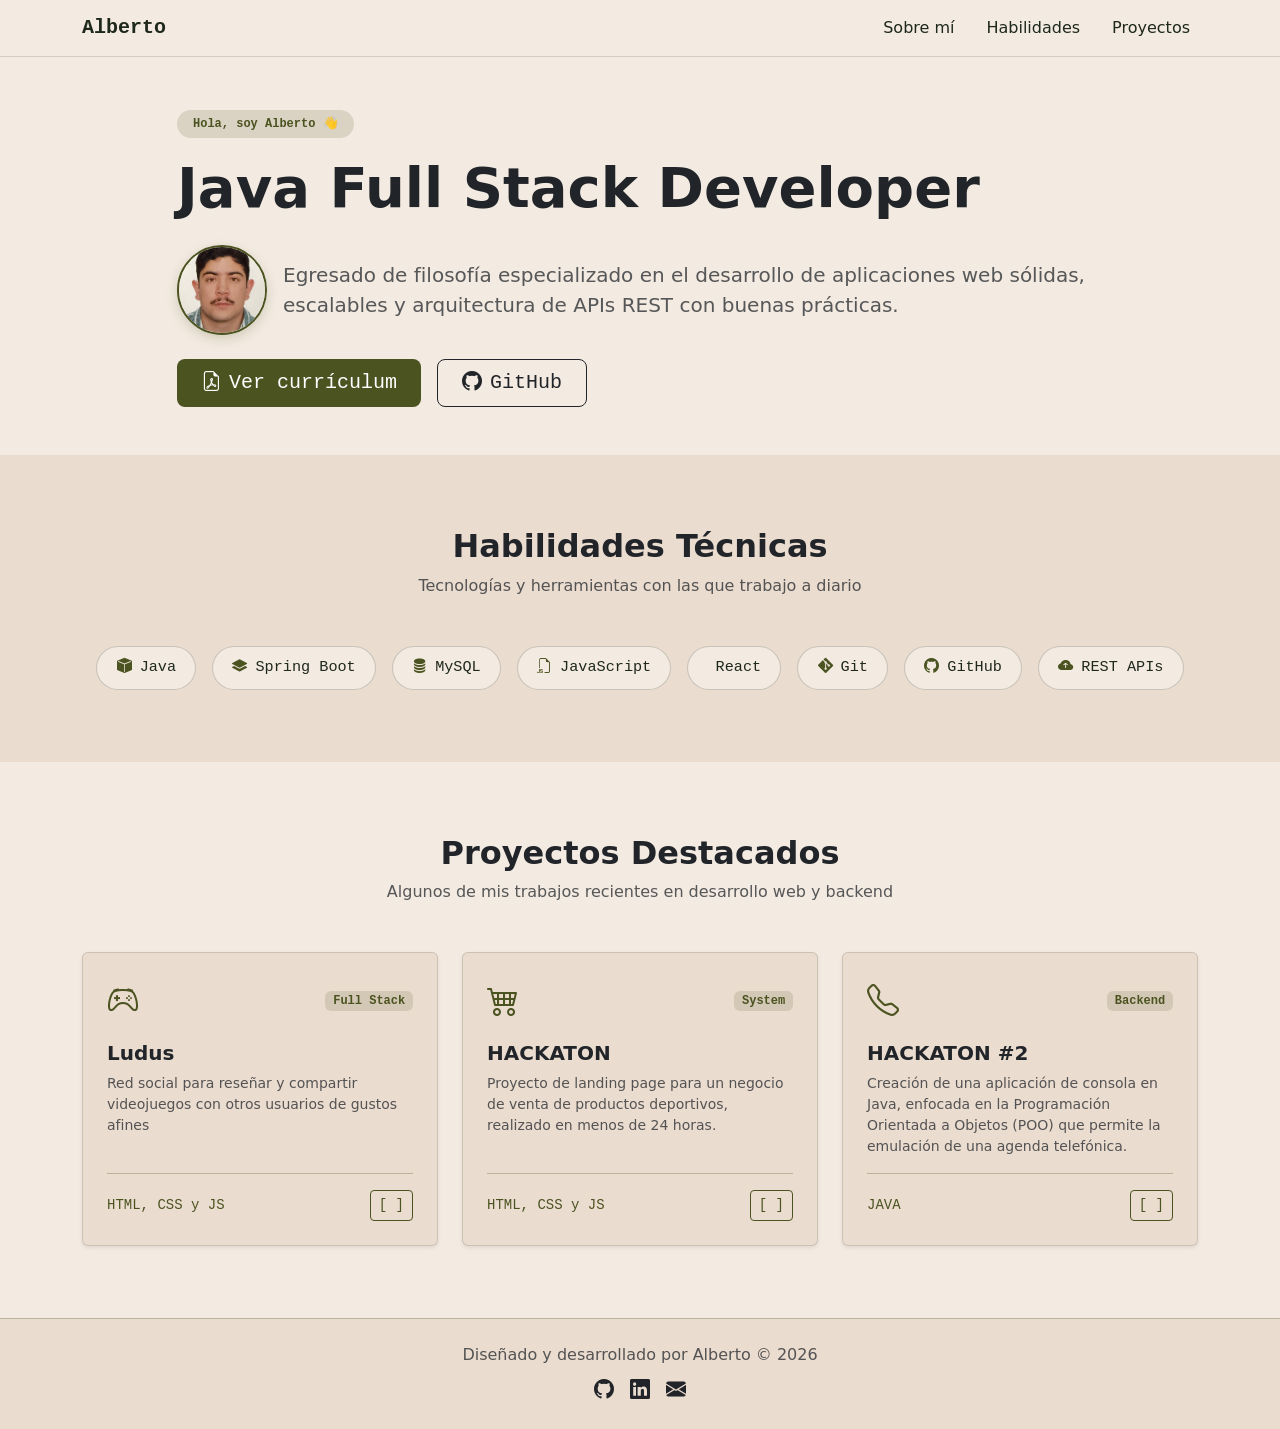
<file: index.html>
<!DOCTYPE html>
<html lang="es">
<head>
  <meta charset="UTF-8">
  <meta name="viewport" content="width=device-width, initial-scale=1.0">
  <title>Alberto | Java Full Stack Developer</title>
  
  <!-- Bootstrap 5 CSS -->
  <link href="https://cdn.jsdelivr.net/npm/bootstrap@5.3.3/dist/css/bootstrap.min.css" rel="stylesheet">
  <!-- Bootstrap Icons -->
  <link rel="stylesheet" href="https://cdn.jsdelivr.net/npm/bootstrap-icons@1.11.3/font/bootstrap-icons.min.css">
  
  <link rel="stylesheet" href="styleshome.css">
</head>
<body>

  <!-- Navegación Fija Responsiva -->
  <nav class="navbar navbar-expand-lg navbar-dark fixed-top bg-dark-glass">
    <div class="container">
      <a class="navbar-brand fw-bold font-code" href="#">Alberto</a>
      
      <!-- Menú hamburguesa (visible solo en móviles/tablets) -->
      <button class="navbar-toggler d-lg-none" type="button" data-bs-toggle="collapse" data-bs-target="#navbarNav" aria-controls="navbarNav" aria-expanded="false" aria-label="Toggle navigation">
        <span class="navbar-toggler-icon"></span>
      </button>

      <!-- Enlaces visibles directamente en PC y colapsables en móviles -->
      <div class="collapse navbar-collapse justify-content-end" id="navbarNav">
        <ul class="navbar-nav gap-2 gap-lg-3 align-items-lg-center pt-3 pt-lg-0">
          <li class="nav-item"><a class="nav-link" href="#sobre-mi">Sobre mí</a></li>
          <li class="nav-item"><a class="nav-link" href="#habilidades">Habilidades</a></li>
          <li class="nav-item"><a class="nav-link" href="proyectos.html">Proyectos</a></li>
          </li>
        </ul>
      </div>
    </div>
  </nav>

  <!-- Hero / Presentación -->
  <section id="sobre-mi" class="hero-section">
    <div class="container">
      <div class="row justify-content-center">
        <div class="col-lg-10">
          
          <span class="badge bg-green-subtle text-green mb-3 px-3 py-2 rounded-pill font-code">
            Hola, soy Alberto 👋
          </span>
          
          <h1 class="display-4 fw-bold text-dark mb-4">
            Java Full Stack Developer
          </h1>

          <!-- Foto de perfil pequeña al lado del texto -->
          <div class="d-flex align-items-center gap-3 mb-4 flex-wrap flex-sm-nowrap">
            <img src="./albertano.jpg" 
                 alt="Foto de perfil de Alberto" 
                 class="img-fluid rounded-circle profile-img flex-shrink-0">

            <p class="lead text-muted mb-0 fs-5">
              Egresado de filosofía especializado en el desarrollo de aplicaciones web sólidas, escalables y arquitectura de APIs REST con buenas prácticas.
            </p>
          </div>

          <!-- Botones de Acción (Se corrigió la etiqueta <div> faltante) -->
          <div class="d-flex flex-wrap gap-3">
            <button id="btnVerCv" class="btn btn-green btn-lg px-4 font-code" type="button">
              <i class="bi bi-file-earmark-pdf me-2"></i>Ver currículum
            </button>
            <a href="https://github.com/albertob2003?tab=repositories" target="_blank" class="btn btn-outline-dark btn-lg px-4 font-code">
              <i class="bi bi-github me-2"></i>GitHub
            </a>
          </div>

        </div>
      </div>
    </div>
  </section>

  <!-- Sección Habilidades -->
  <section id="habilidades" class="py-5 bg-darker">
    <div class="container py-4">
      <div class="text-center mb-5">
        <h2 class="fw-bold text-dark mb-2">Habilidades Técnicas</h2>
        <p class="text-muted">Tecnologías y herramientas con las que trabajo a diario</p>
      </div>

      <div class="row g-3 justify-content-center">
        <div class="col-auto"><div class="skill-card font-code"><i class="bi bi-box-fill text-green me-2"></i>Java</div></div>
        <div class="col-auto"><div class="skill-card font-code"><i class="bi bi-layers-fill text-green me-2"></i>Spring Boot</div></div>
        <div class="col-auto"><div class="skill-card font-code"><i class="bi bi-database-fill text-green me-2"></i>MySQL</div></div>
        <div class="col-auto"><div class="skill-card font-code"><i class="bi bi-filetype-js text-green me-2"></i>JavaScript</div></div>
        <div class="col-auto"><div class="skill-card font-code"><i class="bi bi-react text-green me-2"></i>React</div></div>
        <div class="col-auto"><div class="skill-card font-code"><i class="bi bi-git text-green me-2"></i>Git</div></div>
        <div class="col-auto"><div class="skill-card font-code"><i class="bi bi-github text-green me-2"></i>GitHub</div></div>
        <div class="col-auto"><div class="skill-card font-code"><i class="bi bi-cloud-arrow-up-fill text-green me-2"></i>REST APIs</div></div>
      </div>
    </div>
  </section>

  <!-- Sección Proyectos -->
  <section id="proyectos" class="py-5">
    <div class="container py-4">
      <div class="text-center mb-5">
        <h2 class="fw-bold text-dark mb-2">Proyectos Destacados</h2>
        <p class="text-muted">Algunos de mis trabajos recientes en desarrollo web y backend</p>
      </div>

      <div class="row g-4">
        
        <!-- Proyecto 1 -->
        <div class="col-md-4">
          <div class="card project-card h-100 bg-darker border-0 shadow-sm">
            <div class="card-body p-4 d-flex flex-column justify-content-between">
              <div>
                <div class="d-flex justify-content-between align-items-center mb-3">
                  <i class="bi bi-controller fs-2 text-green"></i>
                  <span class="badge bg-green-subtle text-green font-code">Full Stack</span>
                </div>
                <h3 class="h5 card-title fw-bold mb-2 text-dark">Ludus</h3>
                <p class="card-text text-muted small">
                  Red social para reseñar y compartir videojuegos con otros usuarios de gustos afines
                </p>
              </div>
              <div class="pt-3 border-top border-green-subtle d-flex justify-content-between align-items-center mt-3">
                <span class="font-code small text-green">HTML, CSS y JS</span>
                <a href="#" class="btn btn-sm btn-outline-green font-code">[  ]</a>
              </div>
            </div>
          </div>
        </div>

        <!-- Proyecto 2 -->
        <div class="col-md-4">
          <div class="card project-card h-100 bg-darker border-0 shadow-sm">
            <div class="card-body p-4 d-flex flex-column justify-content-between">
              <div>
                <div class="d-flex justify-content-between align-items-center mb-3">
                  <i class="bi bi-cart4 fs-2 text-green"></i>
                  <span class="badge bg-green-subtle text-green font-code">System</span>
                </div>
                <h3 class="h5 card-title fw-bold mb-2 text-dark"> HACKATON</h3>
                <p class="card-text text-muted small">
                  Proyecto de landing page para un negocio de venta de productos deportivos, realizado en menos de 24 horas.
                </p>
              </div>
              <div class="pt-3 border-top border-green-subtle d-flex justify-content-between align-items-center mt-3">
                <span class="font-code small text-green">HTML, CSS y JS</span>
                <a href="#" class="btn btn-sm btn-outline-green font-code">[  ]</a>
              </div>
            </div>
          </div>
        </div>

        <!-- Proyecto 3 -->
        <div class="col-md-4">
          <div class="card project-card h-100 bg-darker border-0 shadow-sm">
            <div class="card-body p-4 d-flex flex-column justify-content-between">
              <div>
                <div class="d-flex justify-content-between align-items-center mb-3">
                  <i class="bi bi-telephone fs-2 text-green"></i>
                  <span class="badge bg-green-subtle text-green font-code">Backend</span>
                </div>
                <h3 class="h5 card-title fw-bold mb-2 text-dark">HACKATON #2</h3>
                <p class="card-text text-muted small">
                 Creación de una aplicación de consola en Java, enfocada en la Programación Orientada a Objetos (POO) que permite la emulación de una agenda telefónica.
                </p>
              </div>
              <div class="pt-3 border-top border-green-subtle d-flex justify-content-between align-items-center mt-3">
                <span class="font-code small text-green">JAVA</span>
                <a href="#" class="btn btn-sm btn-outline-green font-code">[ ]</a>
              </div>
            </div>
          </div>
        </div>

      </div>
    </div>
  </section>

  <!-- Footer / Contacto -->
  <footer id="contacto" class="py-4 bg-darker border-top border-green-subtle text-center text-muted">
    <div class="container">
      <p class="mb-2">Diseñado y desarrollado por Alberto &copy; 2026</p>
      <div class="d-flex justify-content-center gap-3">
        <a href="https://github.com/albertob2003" class="text-dark fs-5"><i class="bi bi-github"></i></a>
        <a href="https://www.linkedin.com/in/alberto-beníteza/?isSelfProfile=true" class="text-dark fs-5"><i class="bi bi-linkedin"></i></a>
        <a href="mailto:correo@ejemplo.com" class="text-dark fs-5"><i class="bi bi-envelope-fill"></i></a>
      </div>
    </div>
  </footer>

  <!-- Modal de Currículum -->
  <div class="modal fade" id="modalCv" tabindex="-1" aria-labelledby="modalCvLabel" aria-hidden="true">
    <div class="modal-dialog modal-xl modal-dialog-centered">
      <div class="modal-content bg-darker border-0">
        <div class="modal-header border-bottom border-secondary">
          <h5 class="modal-title text-dark fw-bold" id="modalCvLabel">
            <i class="bi bi-file-earmark-person me-2"></i>Currículum Vitae
          </h5>
          <button type="button" class="btn-close" data-bs-dismiss="modal" aria-label="Close"></button>
        </div>
        <div class="modal-body p-0" style="height: 80vh;">
          <iframe id="cvViewer" class="w-100 h-100 border-0" title="Visor de Curriculum"></iframe>
        </div>
        <div class="modal-footer border-top border-secondary">
          <a id="btnDescargarCv" href="#" download="CV_Alberto.pdf" class="btn btn-outline-dark btn-sm font-code">
            <i class="bi bi-download me-1"></i>Descargar PDF
          </a>
          <button type="button" class="btn btn-sm btn-secondary font-code" data-bs-dismiss="modal">Cerrar</button>
        </div>
      </div>
    </div>
  </div>

  <!-- Scripts -->
  <script src="https://cdn.jsdelivr.net/npm/bootstrap@5.3.3/dist/js/bootstrap.bundle.min.js"></script>
  <script src="script.js"></script>
</body>
</html>
</file>
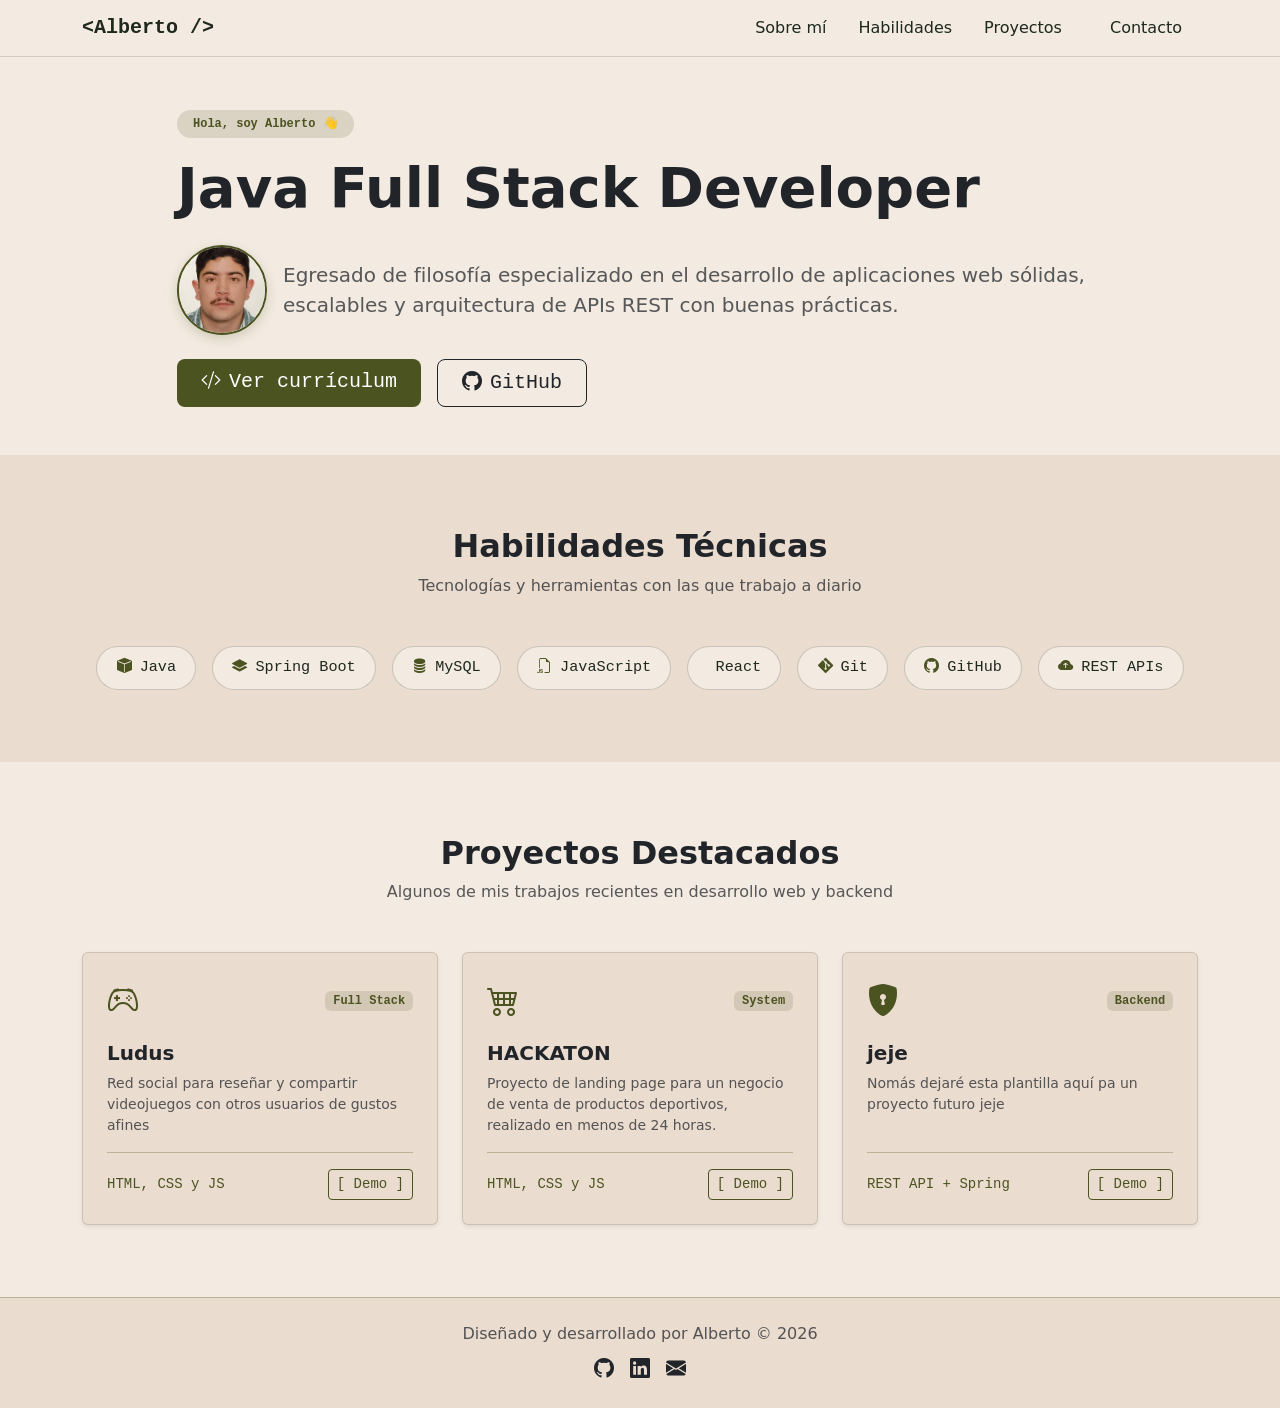
<file: home.html>
<!DOCTYPE html>
<html lang="es">
<head>
  <meta charset="UTF-8">
  <meta name="viewport" content="width=device-width, initial-scale=1.0">
  <title>Alberto | Java Full Stack Developer</title>
  
  <!-- Bootstrap 5 CSS -->
  <link href="https://cdn.jsdelivr.net/npm/bootstrap@5.3.3/dist/css/bootstrap.min.css" rel="stylesheet">
  <!-- Bootstrap Icons -->
  <link rel="stylesheet" href="https://cdn.jsdelivr.net/npm/bootstrap-icons@1.11.3/font/bootstrap-icons.min.css">
  
  <link rel="stylesheet" href="styleshome.css">
</head>
<body>

  <!-- Navegación Fija Responsiva -->
  <nav class="navbar navbar-expand-lg navbar-dark fixed-top bg-dark-glass">
    <div class="container">
      <a class="navbar-brand fw-bold font-code" href="#">&lt;Alberto /&gt;</a>
      
      <!-- Menú hamburguesa (visible solo en móviles/tablets) -->
      <button class="navbar-toggler d-lg-none" type="button" data-bs-toggle="collapse" data-bs-target="#navbarNav" aria-controls="navbarNav" aria-expanded="false" aria-label="Toggle navigation">
        <span class="navbar-toggler-icon"></span>
      </button>

      <!-- Enlaces visibles directamente en PC y colapsables en móviles -->
      <div class="collapse navbar-collapse justify-content-end" id="navbarNav">
        <ul class="navbar-nav gap-2 gap-lg-3 align-items-lg-center pt-3 pt-lg-0">
          <li class="nav-item"><a class="nav-link" href="#sobre-mi">Sobre mí</a></li>
          <li class="nav-item"><a class="nav-link" href="#habilidades">Habilidades</a></li>
          <li class="nav-item"><a class="nav-link" href="#proyectos">Proyectos</a></li>
          <li class="nav-item ms-lg-2">
            <a class="nav-link btn btn-outline-green text-dark px-3 mt-2 mt-lg-0" href="#contacto">Contacto</a>
          </li>
        </ul>
      </div>
    </div>
  </nav>

  <!-- Hero / Presentación -->
  <section id="sobre-mi" class="hero-section">
    <div class="container">
      <div class="row justify-content-center">
        <div class="col-lg-10">
          
          <span class="badge bg-green-subtle text-green mb-3 px-3 py-2 rounded-pill font-code">
            Hola, soy Alberto 👋
          </span>
          
          <h1 class="display-4 fw-bold text-dark mb-4">
            Java Full Stack Developer
          </h1>

          <!-- Foto de perfil pequeña al lado del texto -->
          <div class="d-flex align-items-center gap-3 mb-4 flex-wrap flex-sm-nowrap">
            <img src="./albertano.jpg" 
                 alt="Foto de perfil de Alberto" 
                 class="img-fluid rounded-circle profile-img flex-shrink-0">

            <p class="lead text-muted mb-0 fs-5">
              Egresado de filosofía especializado en el desarrollo de aplicaciones web sólidas, escalables y arquitectura de APIs REST con buenas prácticas.
            </p>
          </div>

          <!-- Botones de Acción -->
          <div class="d-flex flex-wrap gap-3">
            <a href="#proyectos" class="btn btn-green btn-lg px-4 font-code">
              <i class="bi bi-code-slash me-2"></i>Ver currículum
            </a>
            <a href="https://github.com/albertob2003?tab=repositories" target="_blank" class="btn btn-outline-dark btn-lg px-4 font-code">
              <i class="bi bi-github me-2"></i>GitHub
            </a>
          </div>

        </div>
      </div>
    </div>
  </section>

  <!-- Sección Habilidades -->
  <section id="habilidades" class="py-5 bg-darker">
    <div class="container py-4">
      <div class="text-center mb-5">
        <h2 class="fw-bold text-dark mb-2">Habilidades Técnicas</h2>
        <p class="text-muted">Tecnologías y herramientas con las que trabajo a diario</p>
      </div>

      <div class="row g-3 justify-content-center">
        <div class="col-auto"><div class="skill-card font-code"><i class="bi bi-box-fill text-green me-2"></i>Java</div></div>
        <div class="col-auto"><div class="skill-card font-code"><i class="bi bi-layers-fill text-green me-2"></i>Spring Boot</div></div>
        <div class="col-auto"><div class="skill-card font-code"><i class="bi bi-database-fill text-green me-2"></i>MySQL</div></div>
        <div class="col-auto"><div class="skill-card font-code"><i class="bi bi-filetype-js text-green me-2"></i>JavaScript</div></div>
        <div class="col-auto"><div class="skill-card font-code"><i class="bi bi-react text-green me-2"></i>React</div></div>
        <div class="col-auto"><div class="skill-card font-code"><i class="bi bi-git text-green me-2"></i>Git</div></div>
        <div class="col-auto"><div class="skill-card font-code"><i class="bi bi-github text-green me-2"></i>GitHub</div></div>
        <div class="col-auto"><div class="skill-card font-code"><i class="bi bi-cloud-arrow-up-fill text-green me-2"></i>REST APIs</div></div>
      </div>
    </div>
  </section>

  <!-- Sección Proyectos -->
  <section id="proyectos" class="py-5">
    <div class="container py-4">
      <div class="text-center mb-5">
        <h2 class="fw-bold text-dark mb-2">Proyectos Destacados</h2>
        <p class="text-muted">Algunos de mis trabajos recientes en desarrollo web y backend</p>
      </div>

      <div class="row g-4">
        
        <!-- Proyecto 1 -->
        <div class="col-md-4">
          <div class="card project-card h-100 bg-darker border-0 shadow-sm">
            <div class="card-body p-4 d-flex flex-column justify-content-between">
              <div>
                <div class="d-flex justify-content-between align-items-center mb-3">
                  <i class="bi bi-controller fs-2 text-green"></i>
                  <span class="badge bg-green-subtle text-green font-code">Full Stack</span>
                </div>
                <h3 class="h5 card-title fw-bold mb-2 text-dark">Ludus</h3>
                <p class="card-text text-muted small">
                  Red social para reseñar y compartir videojuegos con otros usuarios de gustos afines
                </p>
              </div>
              <div class="pt-3 border-top border-green-subtle d-flex justify-content-between align-items-center mt-3">
                <span class="font-code small text-green">HTML, CSS y JS</span>
                <a href="#" class="btn btn-sm btn-outline-green font-code">[ Demo ]</a>
              </div>
            </div>
          </div>
        </div>

        <!-- Proyecto 2 -->
        <div class="col-md-4">
          <div class="card project-card h-100 bg-darker border-0 shadow-sm">
            <div class="card-body p-4 d-flex flex-column justify-content-between">
              <div>
                <div class="d-flex justify-content-between align-items-center mb-3">
                  <i class="bi bi-cart4 fs-2 text-green"></i>
                  <span class="badge bg-green-subtle text-green font-code">System</span>
                </div>
                <h3 class="h5 card-title fw-bold mb-2 text-dark"> HACKATON</h3>
                <p class="card-text text-muted small">
                  Proyecto de landing page para un negocio de venta de productos deportivos, realizado en menos de 24 horas.
                </p>
              </div>
              <div class="pt-3 border-top border-green-subtle d-flex justify-content-between align-items-center mt-3">
                <span class="font-code small text-green">HTML, CSS y JS</span>
                <a href="#" class="btn btn-sm btn-outline-green font-code">[ Demo ]</a>
              </div>
            </div>
          </div>
        </div>

        <!-- Proyecto 3 -->
        <div class="col-md-4">
          <div class="card project-card h-100 bg-darker border-0 shadow-sm">
            <div class="card-body p-4 d-flex flex-column justify-content-between">
              <div>
                <div class="d-flex justify-content-between align-items-center mb-3">
                  <i class="bi bi-shield-lock-fill fs-2 text-green"></i>
                  <span class="badge bg-green-subtle text-green font-code">Backend</span>
                </div>
                <h3 class="h5 card-title fw-bold mb-2 text-dark">jeje</h3>
                <p class="card-text text-muted small">
                 Nomás dejaré esta plantilla aquí pa un proyecto futuro jeje
                </p>
              </div>
              <div class="pt-3 border-top border-green-subtle d-flex justify-content-between align-items-center mt-3">
                <span class="font-code small text-green">REST API + Spring</span>
                <a href="#" class="btn btn-sm btn-outline-green font-code">[ Demo ]</a>
              </div>
            </div>
          </div>
        </div>

      </div>
    </div>
  </section>

  <!-- Footer / Contacto -->
  <footer id="contacto" class="py-4 bg-darker border-top border-green-subtle text-center text-muted">
    <div class="container">
      <p class="mb-2">Diseñado y desarrollado por Alberto &copy; 2026</p>
      <div class="d-flex justify-content-center gap-3">
        <a href="https://github.com" class="text-dark fs-5"><i class="bi bi-github"></i></a>
        <a href="https://linkedin.com" class="text-dark fs-5"><i class="bi bi-linkedin"></i></a>
        <a href="mailto:correo@ejemplo.com" class="text-dark fs-5"><i class="bi bi-envelope-fill"></i></a>
      </div>
    </div>
  </footer>

  <!-- Bootstrap JS -->
  <script src="https://cdn.jsdelivr.net/npm/bootstrap@5.3.3/dist/js/bootstrap.bundle.min.js"></script>
  <!-- JavaScript Personalizado -->
  <script src="script.js"></script>
</body>
</html>
</file>
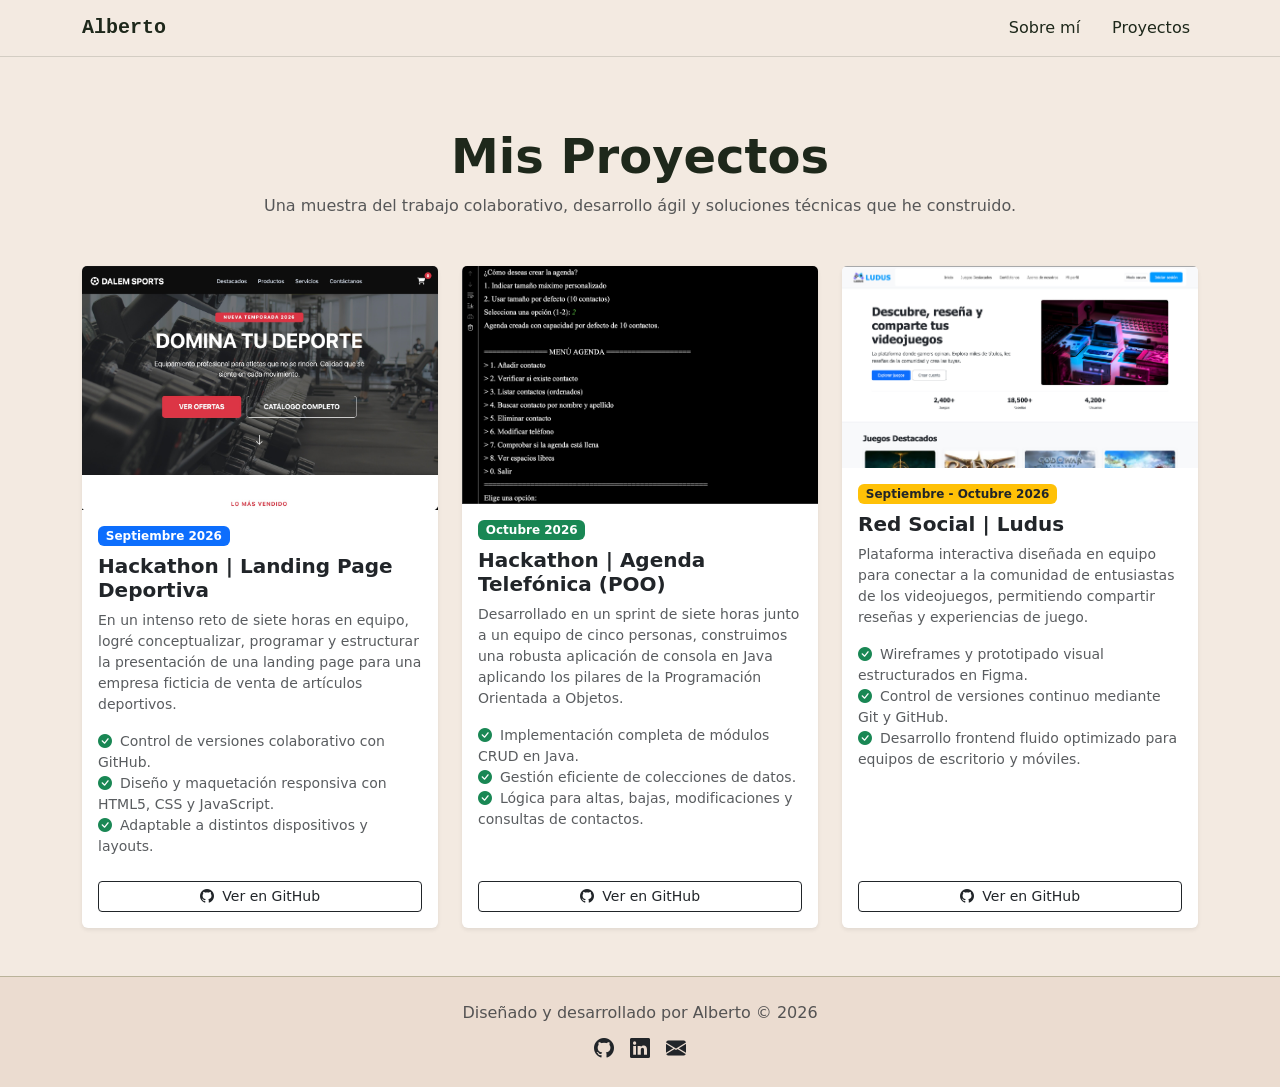
<file: proyectos.html>
<!DOCTYPE html>
<html lang="es">
<head>
  <meta charset="UTF-8">
  <meta name="viewport" content="width=device-width, initial-scale=1.0">
  <title>Alberto | Java Full Stack Developer</title>
  
  <!-- Bootstrap 5 CSS -->
  <link href="https://cdn.jsdelivr.net/npm/bootstrap@5.3.3/dist/css/bootstrap.min.css" rel="stylesheet">
  <!-- Bootstrap Icons -->
  <link rel="stylesheet" href="https://cdn.jsdelivr.net/npm/bootstrap-icons@1.11.3/font/bootstrap-icons.min.css">
  
  <link rel="stylesheet" href="styleshome.css">
</head>
<body> 
  <!-- Navegación Fija Responsiva -->
  <nav class="navbar navbar-expand-lg navbar-dark fixed-top bg-dark-glass">
    <div class="container">
      <a class="navbar-brand fw-bold font-code" href="#">Alberto</a>
      
      <!-- Menú hamburguesa (visible solo en móviles/tablets) -->
      <button class="navbar-toggler d-lg-none" type="button" data-bs-toggle="collapse" data-bs-target="#navbarNav" aria-controls="navbarNav" aria-expanded="false" aria-label="Toggle navigation">
        <span class="navbar-toggler-icon"></span>
      </button>

      <!-- Enlaces visibles directamente en PC y colapsables en móviles -->
      <div class="collapse navbar-collapse justify-content-end" id="navbarNav">
        <ul class="navbar-nav gap-2 gap-lg-3 align-items-lg-center pt-3 pt-lg-0">
          <li class="nav-item"><a class="nav-link" href="index.html">Sobre mí</a></li>
          <li class="nav-item"><a class="nav-link" href="#proyectos">Proyectos</a></li>
        </ul>
      </div>
    </div>
  </nav>

  <!-- Sección Principal / Espacio superior por la barra fija -->
  <main style="margin-top: 80px;">

    <!-- SECCIÓN DE PROYECTOS -->
    <section id="proyectos" class="py-5">
      <div class="container">
        <div class="text-center mb-5">
          <h2 class="fw-bold display-5">Mis Proyectos</h2>
          <p class="text-muted">Una muestra del trabajo colaborativo, desarrollo ágil y soluciones técnicas que he construido.</p>
        </div>

        <div class="row g-4">
          
          <!-- Proyecto 1: Hackathon | Landing Page -->
          <div class="col-lg-4 col-md-6">
            <div class="card h-100 shadow-sm border-0">
              <!-- Espacio para la imagen del proyecto -->
              <img src="projectsimages/landing_page.jpg" class="card-img-top" alt="Hackathon Landing Page Deporte">
              <div class="card-body d-flex flex-column">
                <span class="badge bg-primary mb-2 align-self-start">Septiembre 2026</span>
                <h3 class="card-title h5 fw-bold">Hackathon | Landing Page Deportiva</h3>
                <p class="card-text text-muted small">
                  En un intenso reto de siete horas en equipo, logré conceptualizar, programar y estructurar la presentación de una landing page para una empresa ficticia de venta de artículos deportivos.
                </p>
                <ul class="list-unstyled text-muted small mb-4">
                  <li><i class="bi bi-check-circle-fill text-success me-2"></i>Control de versiones colaborativo con GitHub.</li>
                  <li><i class="bi bi-check-circle-fill text-success me-2"></i>Diseño y maquetación responsiva con HTML5, CSS y JavaScript.</li>
                  <li><i class="bi bi-check-circle-fill text-success me-2"></i>Adaptable a distintos dispositivos y layouts.</li>
                </ul>
                <!-- Botón de GitHub -->
                <div class="mt-auto">
                  <a href="https://github.com/Ernesto20012009/HACKATHON" target="_blank" class="btn btn-outline-dark btn-sm w-100">
                    <i class="bi bi-github me-1"></i> Ver en GitHub
                  </a>
                </div>
              </div>
            </div>
          </div>

          <!-- Proyecto 2: Hackathon | Agenda Telefónica -->
          <div class="col-lg-4 col-md-6">
            <div class="card h-100 shadow-sm border-0">
              <!-- Espacio para la imagen del proyecto -->
              <img src="projectsimages/agenda.jpg" class="card-img-top" alt="Hackathon Agenda Telefónica Java">
              <div class="card-body d-flex flex-column">
                <span class="badge bg-success mb-2 align-self-start">Octubre 2026</span>
                <h3 class="card-title h5 fw-bold">Hackathon | Agenda Telefónica (POO)</h3>
                <p class="card-text text-muted small">
                  Desarrollado en un sprint de siete horas junto a un equipo de cinco personas, construimos una robusta aplicación de consola en Java aplicando los pilares de la Programación Orientada a Objetos.
                </p>
                <ul class="list-unstyled text-muted small mb-4">
                  <li><i class="bi bi-check-circle-fill text-success me-2"></i>Implementación completa de módulos CRUD en Java.</li>
                  <li><i class="bi bi-check-circle-fill text-success me-2"></i>Gestión eficiente de colecciones de datos.</li>
                  <li><i class="bi bi-check-circle-fill text-success me-2"></i>Lógica para altas, bajas, modificaciones y consultas de contactos.</li>
                </ul>
                <div class="mt-auto">
                  <a href="https://github.com/albertob2003/hackaton2/tree/main" target="_blank" class="btn btn-outline-dark btn-sm w-100">
                    <i class="bi bi-github me-1"></i> Ver en GitHub
                  </a>
                </div>
              </div>
            </div>
          </div>

          <!-- Proyecto 3: Red Social Ludos -->
          <div class="col-lg-4 col-md-6">
            <div class="card h-100 shadow-sm border-0">
              <!-- Espacio para la imagen del proyecto -->
              <img src="projectsimages/ludus.jpg" class="card-img-top" alt="Red Social Ludus Videojuegos">
              <div class="card-body d-flex flex-column">
                <span class="badge bg-warning text-dark mb-2 align-self-start">Septiembre - Octubre 2026</span>
                <h3 class="card-title h5 fw-bold">Red Social | Ludus</h3>
                <p class="card-text text-muted small">
                  Plataforma interactiva diseñada en equipo para conectar a la comunidad de entusiastas de los videojuegos, permitiendo compartir reseñas y experiencias de juego.
                </p>
                <ul class="list-unstyled text-muted small mb-4">
                  <li><i class="bi bi-check-circle-fill text-success me-2"></i>Wireframes y prototipado visual estructurados en Figma.</li>
                  <li><i class="bi bi-check-circle-fill text-success me-2"></i>Control de versiones continuo mediante Git y GitHub.</li>
                  <li><i class="bi bi-check-circle-fill text-success me-2"></i>Desarrollo frontend fluido optimizado para equipos de escritorio y móviles.</li>
                </ul>
                <!-- Botón de GitHub -->
                <div class="mt-auto">
                  <a href="https://github.com/LUDUSS/Proyecto-integrador" target="_blank" class="btn btn-outline-dark btn-sm w-100">
                    <i class="bi bi-github me-1"></i> Ver en GitHub
                  </a>
                </div>
              </div>
            </div>
          </div>

        </div>
      </div>
    </section>

  </main>
   <!-- Footer / Contacto -->
  <footer id="contacto" class="py-4 bg-darker border-top border-green-subtle text-center text-muted">
    <div class="container">
      <p class="mb-2">Diseñado y desarrollado por Alberto &copy; 2026</p>
      <div class="d-flex justify-content-center gap-3">
        <a href="https://github.com/albertob2003" class="text-dark fs-5"><i class="bi bi-github"></i></a>
        <a href="https://www.linkedin.com/in/alberto-beníteza/?isSelfProfile=true" class="text-dark fs-5"><i class="bi bi-linkedin"></i></a>
        <a href="mailto:correo@ejemplo.com" class="text-dark fs-5"><i class="bi bi-envelope-fill"></i></a>
      </div>
    </div>
  </footer>

  <!-- Scripts -->
  <script src="https://cdn.jsdelivr.net/npm/bootstrap@5.3.3/dist/js/bootstrap.bundle.min.js"></script>
  <script src="script.js"></script>
</body>
</html>
</file>
<file: styleshome.css>
/* Paleta de colores Verde Militar */
:root {
  --bg-main: #f3eae1;
  --bg-card: #ebdcd0;
  --text-primary: #1e281b;
  --text-muted: #4e5849;
  --green-accent: #4b5320;
  --green-hover: #373e17;
  --green-glow: rgba(75, 83, 32, 0.2);
  --font-code: var(--bs-font-monospace);
}

body {
  background-color: var(--bg-main);
  color: var(--text-primary);
  font-family: system-ui, -apple-system, sans-serif;
}

.font-code {
  font-family: var(--font-code);
}

/* Espacio superior para compensar el header fijo */
.hero-section {
  padding-top: 110px;
  padding-bottom: 3rem;
}

/* Navegación */
.bg-dark-glass {
  background-color: rgba(243, 234, 225, 0.95);
  backdrop-filter: blur(10px);
  border-bottom: 1px solid rgba(30, 40, 27, 0.15);
}

.navbar-dark .navbar-brand,
.navbar-dark .nav-link {
  color: var(--text-primary) !important;
}

.navbar-dark .nav-link:hover {
  color: var(--green-accent) !important;
}

.navbar-toggler {
  border-color: var(--green-accent) !important;
}

.navbar-toggler-icon {
  background-image: url("data:image/svg+xml,%3csvg xmlns='http://www.w3.org/2000/svg' viewBox='0 0 30 30'%3e%3cpath stroke='rgba%2875, 83, 32, 1%29' stroke-linecap='round' stroke-miterlimit='10' stroke-width='2' d='M4 7h22M4 15h22M4 23h22'/%3e%3c/svg%3e") !important;
}

/* Utilidades y Componentes */
.bg-darker {
  background-color: var(--bg-card);
}

.text-green {
  color: var(--green-accent) !important;
}

.bg-green-subtle {
  background-color: rgba(75, 83, 32, 0.15) !important;
}

.border-green-subtle {
  border-color: rgba(75, 83, 32, 0.3) !important;
}

.btn-green {
  background-color: var(--green-accent);
  color: #fff;
  border: none;
  transition: all 0.3s ease;
}

.btn-green:hover {
  background-color: var(--green-hover);
  color: #fff;
  box-shadow: 0 4px 15px var(--green-glow);
}

.btn-outline-green {
  border-color: var(--green-accent);
  color: var(--green-accent);
}

.btn-outline-green:hover {
  background-color: var(--green-accent);
  color: #fff;
}

.profile-img {
  width: 90px;
  height: 90px;
  object-fit: cover;
  border: 2px solid var(--green-accent);
  box-shadow: 0 4px 12px var(--green-glow);
}

.skill-card {
  background-color: var(--bg-main);
  border: 1px solid rgba(30, 40, 27, 0.2);
  padding: 0.6rem 1.2rem;
  border-radius: 30px;
  color: var(--text-primary);
  font-size: 0.95rem;
  transition: all 0.3s ease;
}

.skill-card:hover {
  border-color: var(--green-accent);
  transform: translateY(-3px);
  box-shadow: 0 5px 15px var(--green-glow);
}

.project-card {
  background-color: var(--bg-card) !important;
  border: 1px solid rgba(30, 40, 27, 0.15) !important;
  transition: all 0.3s ease;
}

.project-card:hover {
  transform: translateY(-6px);
  border-color: var(--green-accent) !important;
  box-shadow: 0 10px 25px var(--green-glow) !important;
}

footer {
  background-color: var(--bg-card) !important;
  border-top-color: rgba(30, 40, 27, 0.15) !important;
}
</file>
